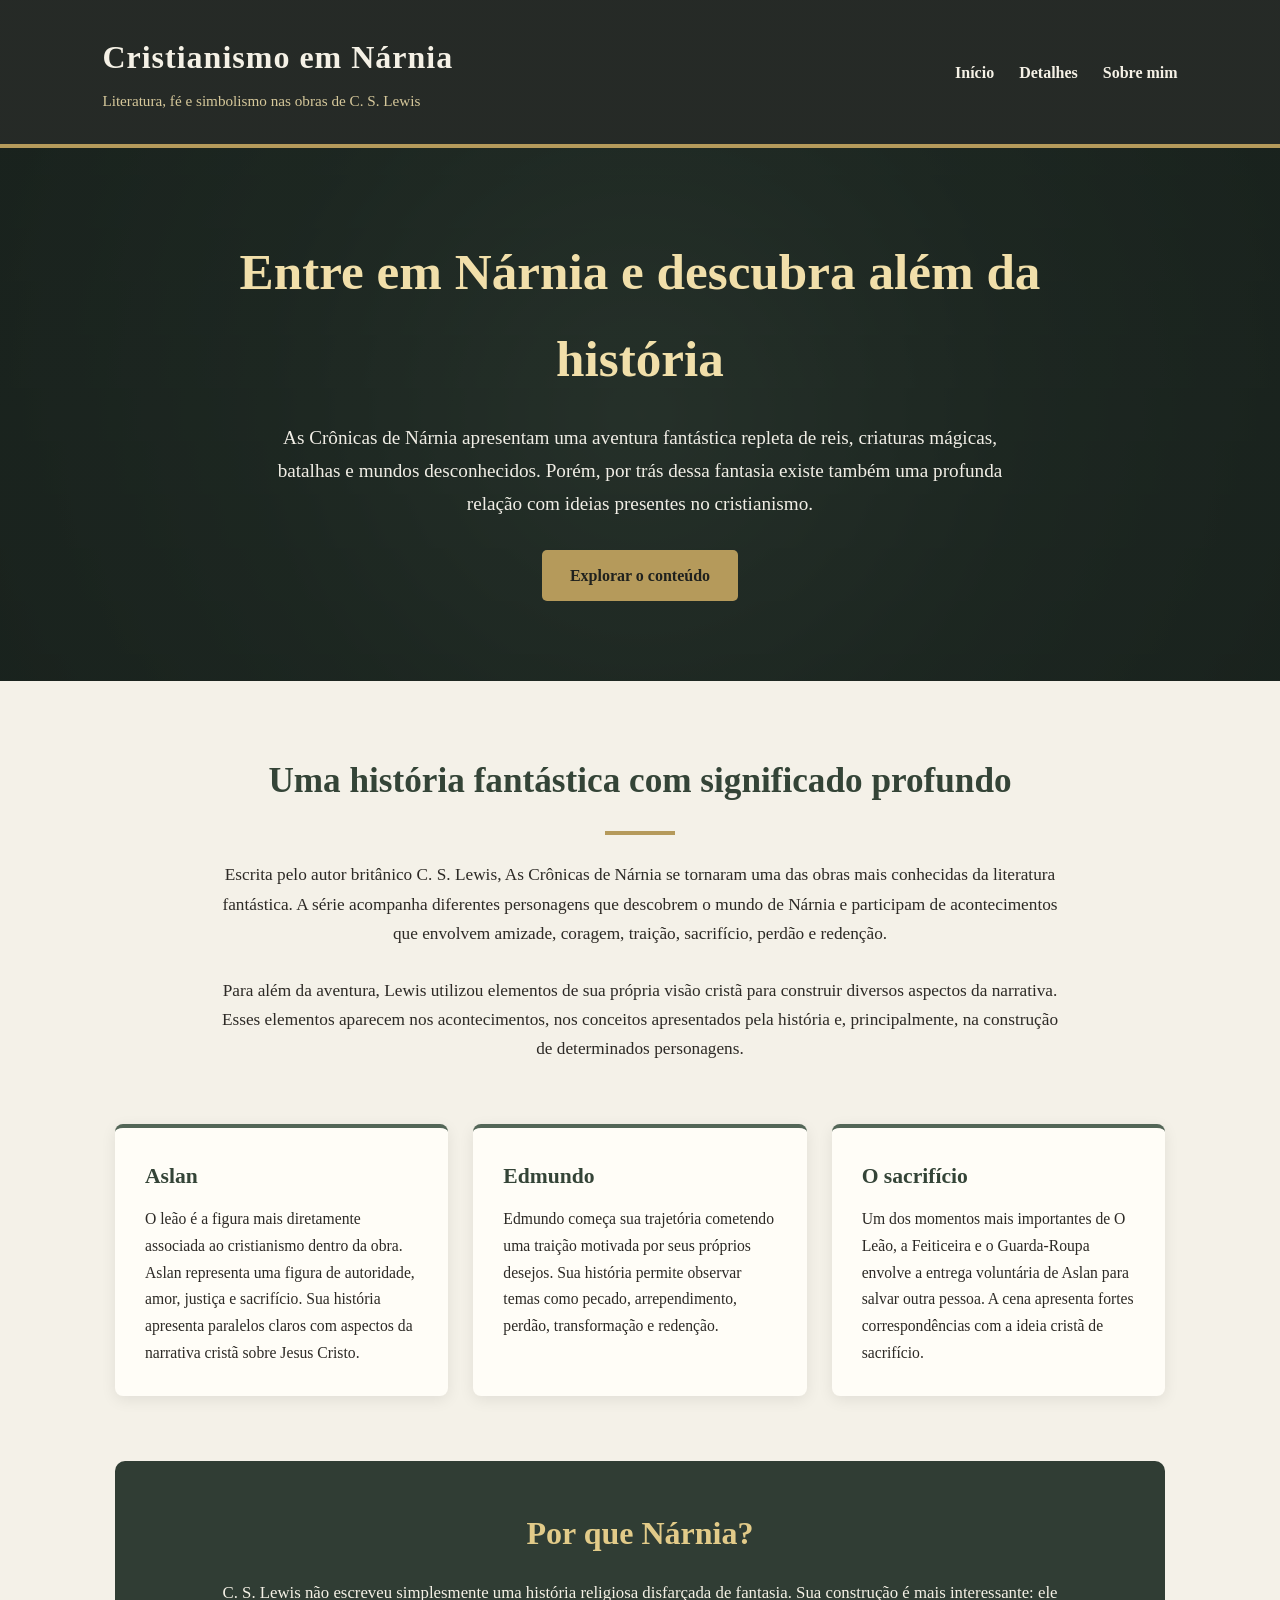
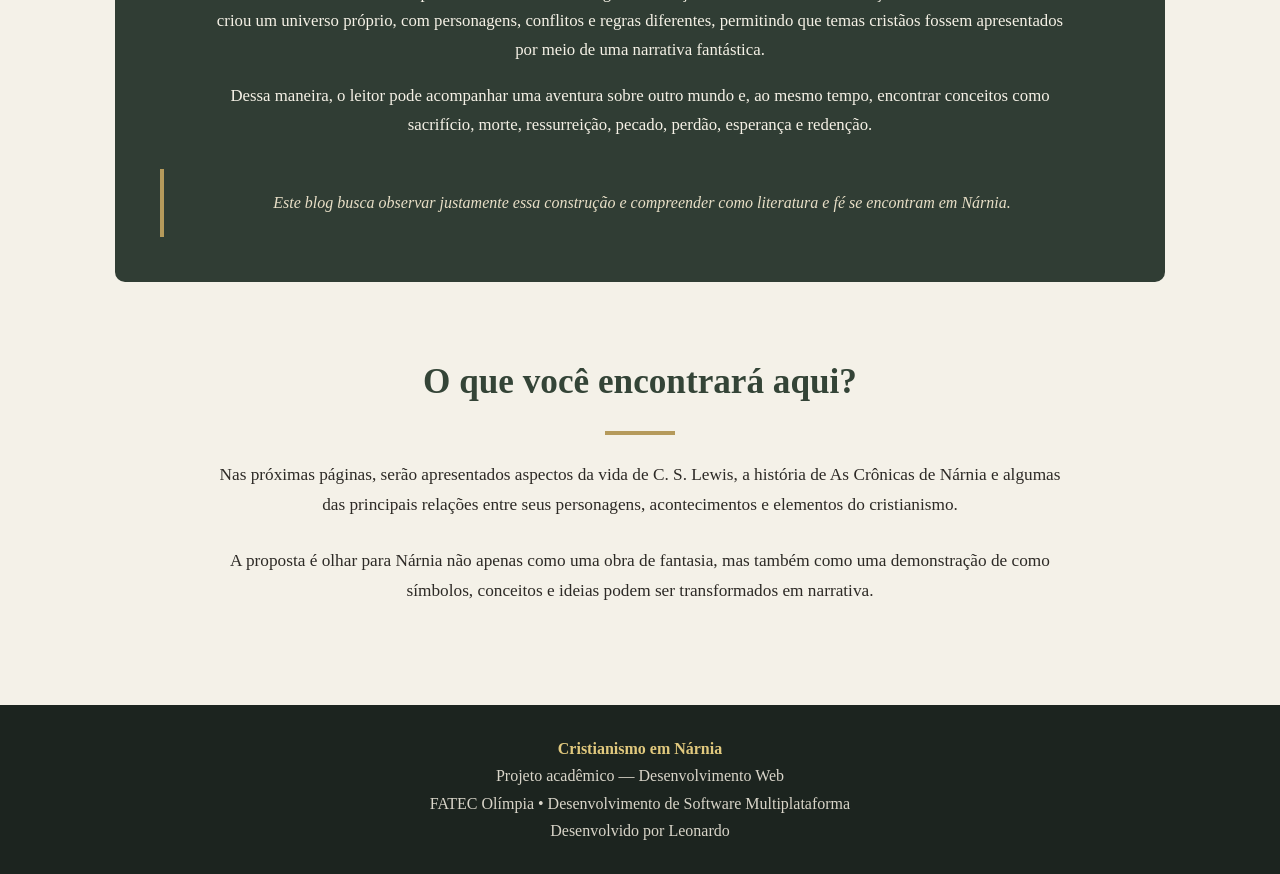
<file: Index.html>
<!DOCTYPE html>
<html lang="pt-BR">
<head>
    <meta charset="UTF-8">
    <meta name="viewport" content="width=device-width, initial-scale=1.0">

    <title>Cristianismo em Nárnia | As Crônicas de Nárnia</title>

    <style>
        * {
            margin: 0;
            padding: 0;
            box-sizing: border-box;
        }

        body {
            font-family: Georgia, "Times New Roman", serif;
            background-color: #f4f1e8;
            color: #2d2a26;
            line-height: 1.7;
        }

        header {
            background: linear-gradient(
                rgba(20, 25, 22, 0.92),
                rgba(20, 25, 22, 0.92)
            );
            color: #f5f1e6;
            padding: 30px 8%;
            border-bottom: 4px solid #b59a5b;
        }

        .topo {
            max-width: 1200px;
            margin: auto;
            display: flex;
            justify-content: space-between;
            align-items: center;
            gap: 30px;
        }

        .logo h1 {
            font-size: 2rem;
            letter-spacing: 1px;
        }

        .logo p {
            color: #d6c89b;
            font-size: 0.95rem;
            margin-top: 4px;
        }

        nav ul {
            list-style: none;
            display: flex;
            gap: 25px;
        }

        nav a {
            color: #f5f1e6;
            text-decoration: none;
            font-weight: bold;
            transition: 0.3s;
        }

        nav a:hover {
            color: #d6b86a;
        }

        .hero {
            min-height: 520px;
            display: flex;
            align-items: center;
            justify-content: center;
            text-align: center;
            padding: 80px 20px;
            background:
                linear-gradient(
                    rgba(26, 35, 30, 0.78),
                    rgba(26, 35, 30, 0.82)
                ),
                radial-gradient(
                    circle at center,
                    #536657 0%,
                    #27352d 55%,
                    #17201b 100%
                );
            color: white;
        }

        .hero-content {
            max-width: 850px;
        }

        .hero h2 {
            font-size: 3.2rem;
            margin-bottom: 20px;
            color: #f1dfaa;
        }

        .hero p {
            font-size: 1.2rem;
            max-width: 760px;
            margin: auto;
            color: #f1eee6;
        }

        .botao {
            display: inline-block;
            margin-top: 30px;
            padding: 12px 28px;
            background-color: #b59a5b;
            color: #1f211e;
            text-decoration: none;
            border-radius: 5px;
            font-weight: bold;
            transition: 0.3s;
        }

        .botao:hover {
            background-color: #d2b96e;
            transform: translateY(-2px);
        }

        main {
            max-width: 1100px;
            margin: 0 auto;
            padding: 70px 25px;
        }

        .introducao {
            text-align: center;
            margin-bottom: 60px;
        }

        .introducao h2 {
            font-size: 2.2rem;
            color: #344437;
            margin-bottom: 20px;
        }

        .introducao p {
            max-width: 850px;
            margin: auto;
            font-size: 1.08rem;
        }

        .linha {
            width: 70px;
            height: 4px;
            background-color: #b59a5b;
            margin: 18px auto 25px;
        }

        .cards {
            display: grid;
            grid-template-columns: repeat(3, 1fr);
            gap: 25px;
        }

        .card {
            background-color: #fffdf7;
            padding: 30px;
            border-radius: 8px;
            border-top: 4px solid #536657;
            box-shadow: 0 4px 15px rgba(0, 0, 0, 0.08);
        }

        .card h3 {
            color: #344437;
            margin-bottom: 12px;
            font-size: 1.35rem;
        }

        .card p {
            font-size: 0.98rem;
        }

        .destaque {
            margin-top: 65px;
            padding: 45px;
            background-color: #303d34;
            color: #f5f1e6;
            border-radius: 10px;
            text-align: center;
        }

        .destaque h2 {
            color: #e2cb89;
            margin-bottom: 18px;
            font-size: 2rem;
        }

        .destaque p {
            max-width: 850px;
            margin: auto;
            font-size: 1.05rem;
        }

        .citacao {
            margin-top: 30px;
            padding: 20px;
            border-left: 4px solid #b59a5b;
            font-style: italic;
            color: #e8dfc7;
        }

        footer {
            background-color: #1c241f;
            color: #d9d5c9;
            text-align: center;
            padding: 30px 20px;
            margin-top: 30px;
        }

        footer strong {
            color: #e1c97e;
        }

        @media (max-width: 800px) {
            .topo {
                flex-direction: column;
                text-align: center;
            }

            nav ul {
                flex-wrap: wrap;
                justify-content: center;
            }

            .hero h2 {
                font-size: 2.4rem;
            }

            .cards {
                grid-template-columns: 1fr;
            }
        }

        @media (max-width: 500px) {
            .hero {
                min-height: 450px;
                padding: 50px 20px;
            }

            .hero h2 {
                font-size: 2rem;
            }

            .hero p {
                font-size: 1rem;
            }

            .destaque {
                padding: 30px 20px;
            }
        }
    </style>
</head>

<body>

    <header>
        <div class="topo">

            <div class="logo">
                <h1>Cristianismo em Nárnia</h1>
                <p>Literatura, fé e simbolismo nas obras de C. S. Lewis</p>
            </div>

            <nav>
                <ul>
                    <li><a href="index.html">Início</a></li>
                    <li><a href="detalhes.html">Detalhes</a></li>
                    <li><a href="contato.html">Sobre mim</a></li>
                </ul>
            </nav>

        </div>
    </header>


    <section class="hero">

        <div class="hero-content">

            <h2>Entre em Nárnia e descubra além da história</h2>

            <p>
                As Crônicas de Nárnia apresentam uma aventura fantástica
                repleta de reis, criaturas mágicas, batalhas e mundos
                desconhecidos. Porém, por trás dessa fantasia existe também
                uma profunda relação com ideias presentes no cristianismo.
            </p>

            <a href="detalhes.html" class="botao">
                Explorar o conteúdo
            </a>

        </div>

    </section>


    <main>

        <section class="introducao">

            <h2>Uma história fantástica com significado profundo</h2>

            <div class="linha"></div>

            <p>
                Escrita pelo autor britânico C. S. Lewis, As Crônicas de
                Nárnia se tornaram uma das obras mais conhecidas da literatura
                fantástica. A série acompanha diferentes personagens que
                descobrem o mundo de Nárnia e participam de acontecimentos
                que envolvem amizade, coragem, traição, sacrifício, perdão
                e redenção.
            </p>

            <br>

            <p>
                Para além da aventura, Lewis utilizou elementos de sua própria
                visão cristã para construir diversos aspectos da narrativa.
                Esses elementos aparecem nos acontecimentos, nos conceitos
                apresentados pela história e, principalmente, na construção
                de determinados personagens.
            </p>

        </section>


        <section class="cards">

            <article class="card">

                <h3>Aslan</h3>

                <p>
                    O leão é a figura mais diretamente associada ao
                    cristianismo dentro da obra. Aslan representa uma figura
                    de autoridade, amor, justiça e sacrifício. Sua história
                    apresenta paralelos claros com aspectos da narrativa
                    cristã sobre Jesus Cristo.
                </p>

            </article>


            <article class="card">

                <h3>Edmundo</h3>

                <p>
                    Edmundo começa sua trajetória cometendo uma traição
                    motivada por seus próprios desejos. Sua história permite
                    observar temas como pecado, arrependimento, perdão,
                    transformação e redenção.
                </p>

            </article>


            <article class="card">

                <h3>O sacrifício</h3>

                <p>
                    Um dos momentos mais importantes de O Leão, a Feiticeira
                    e o Guarda-Roupa envolve a entrega voluntária de Aslan
                    para salvar outra pessoa. A cena apresenta fortes
                    correspondências com a ideia cristã de sacrifício.
                </p>

            </article>

        </section>


        <section class="destaque">

            <h2>Por que Nárnia?</h2>

            <p>
                C. S. Lewis não escreveu simplesmente uma história religiosa
                disfarçada de fantasia. Sua construção é mais interessante:
                ele criou um universo próprio, com personagens, conflitos
                e regras diferentes, permitindo que temas cristãos fossem
                apresentados por meio de uma narrativa fantástica.
            </p>

            <p style="margin-top: 18px;">
                Dessa maneira, o leitor pode acompanhar uma aventura sobre
                outro mundo e, ao mesmo tempo, encontrar conceitos como
                sacrifício, morte, ressurreição, pecado, perdão, esperança
                e redenção.
            </p>

            <div class="citacao">
                Este blog busca observar justamente essa construção e
                compreender como literatura e fé se encontram em Nárnia.
            </div>

        </section>


        <section class="introducao" style="margin-top: 70px; margin-bottom: 0;">

            <h2>O que você encontrará aqui?</h2>

            <div class="linha"></div>

            <p>
                Nas próximas páginas, serão apresentados aspectos da vida
                de C. S. Lewis, a história de As Crônicas de Nárnia e
                algumas das principais relações entre seus personagens,
                acontecimentos e elementos do cristianismo.
            </p>

            <br>

            <p>
                A proposta é olhar para Nárnia não apenas como uma obra de
                fantasia, mas também como uma demonstração de como símbolos,
                conceitos e ideias podem ser transformados em narrativa.
            </p>

        </section>

    </main>


    <footer>

        <p>
            <strong>Cristianismo em Nárnia</strong>
        </p>

        <p>
            Projeto acadêmico — Desenvolvimento Web
        </p>

        <p>
            FATEC Olímpia • Desenvolvimento de Software Multiplataforma
        </p>

        <p>
            Desenvolvido por Leonardo
        </p>

    </footer>

</body>
</html>
</file>
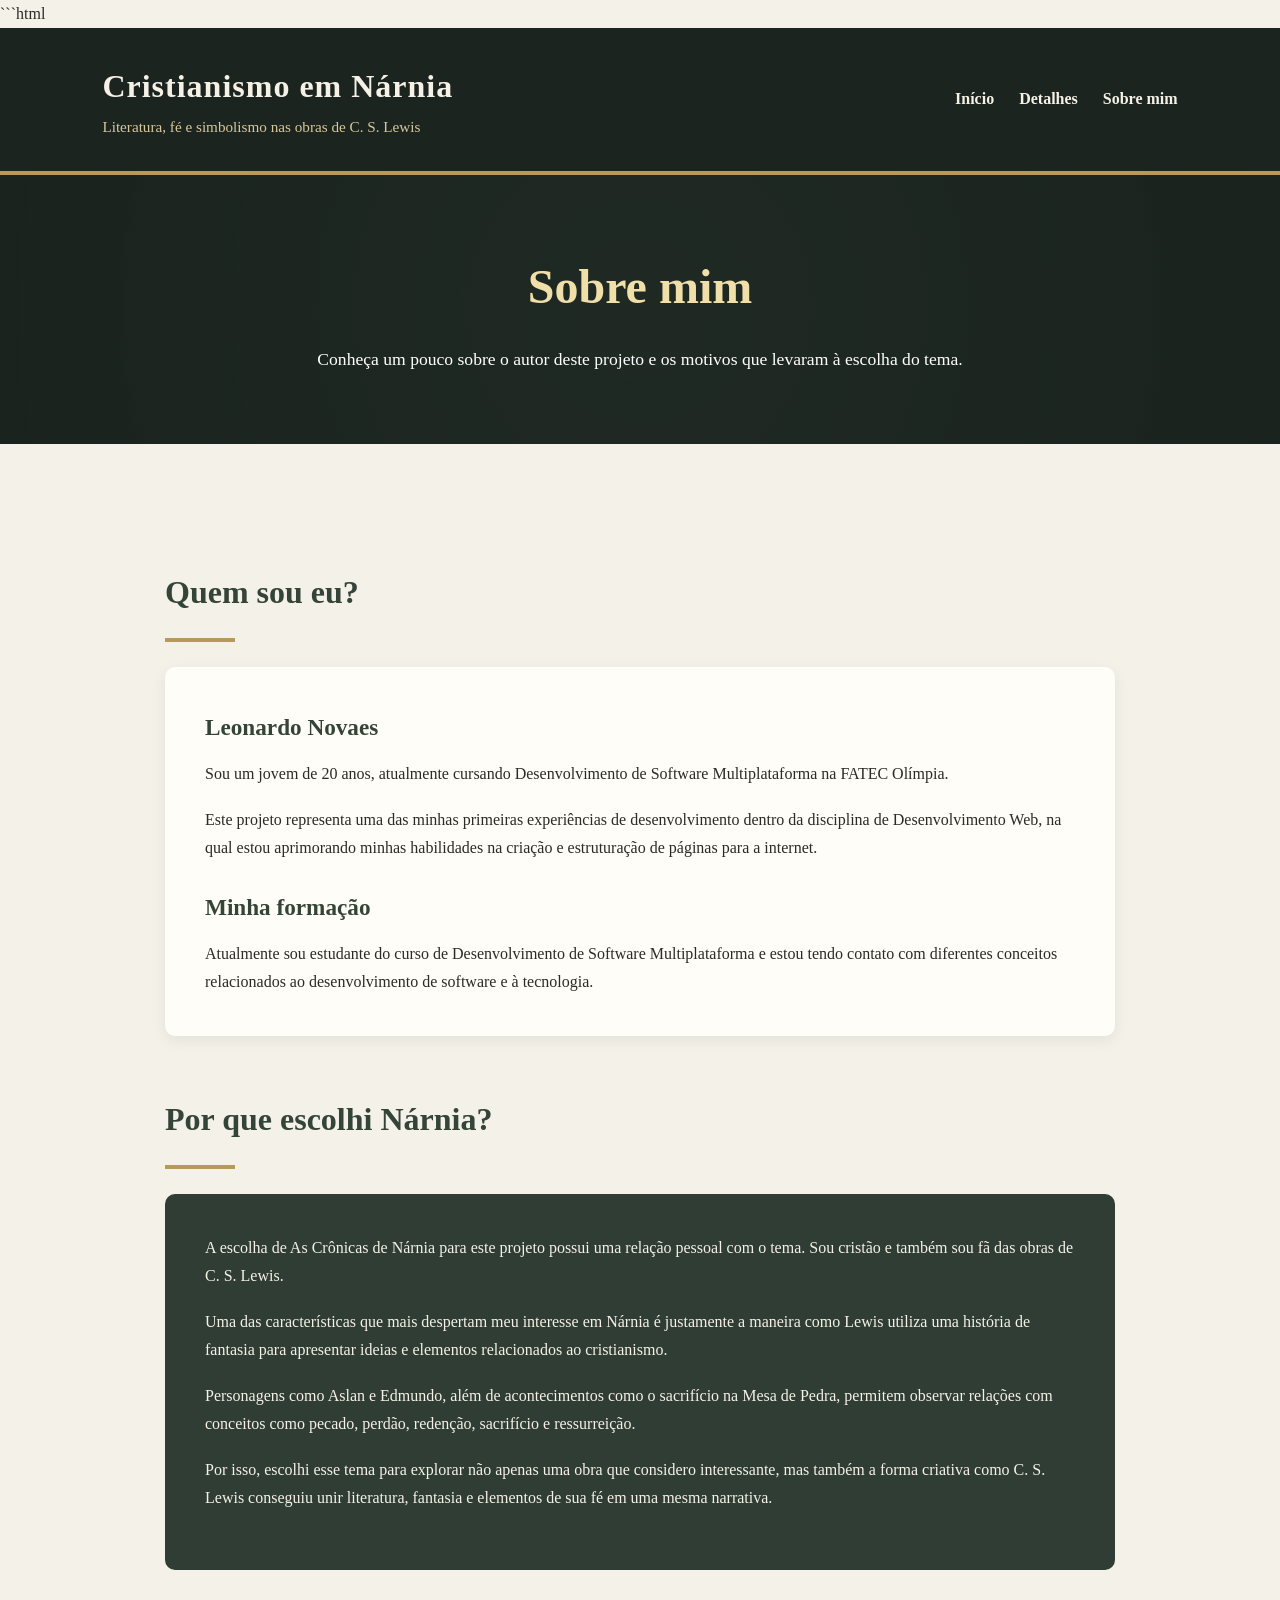
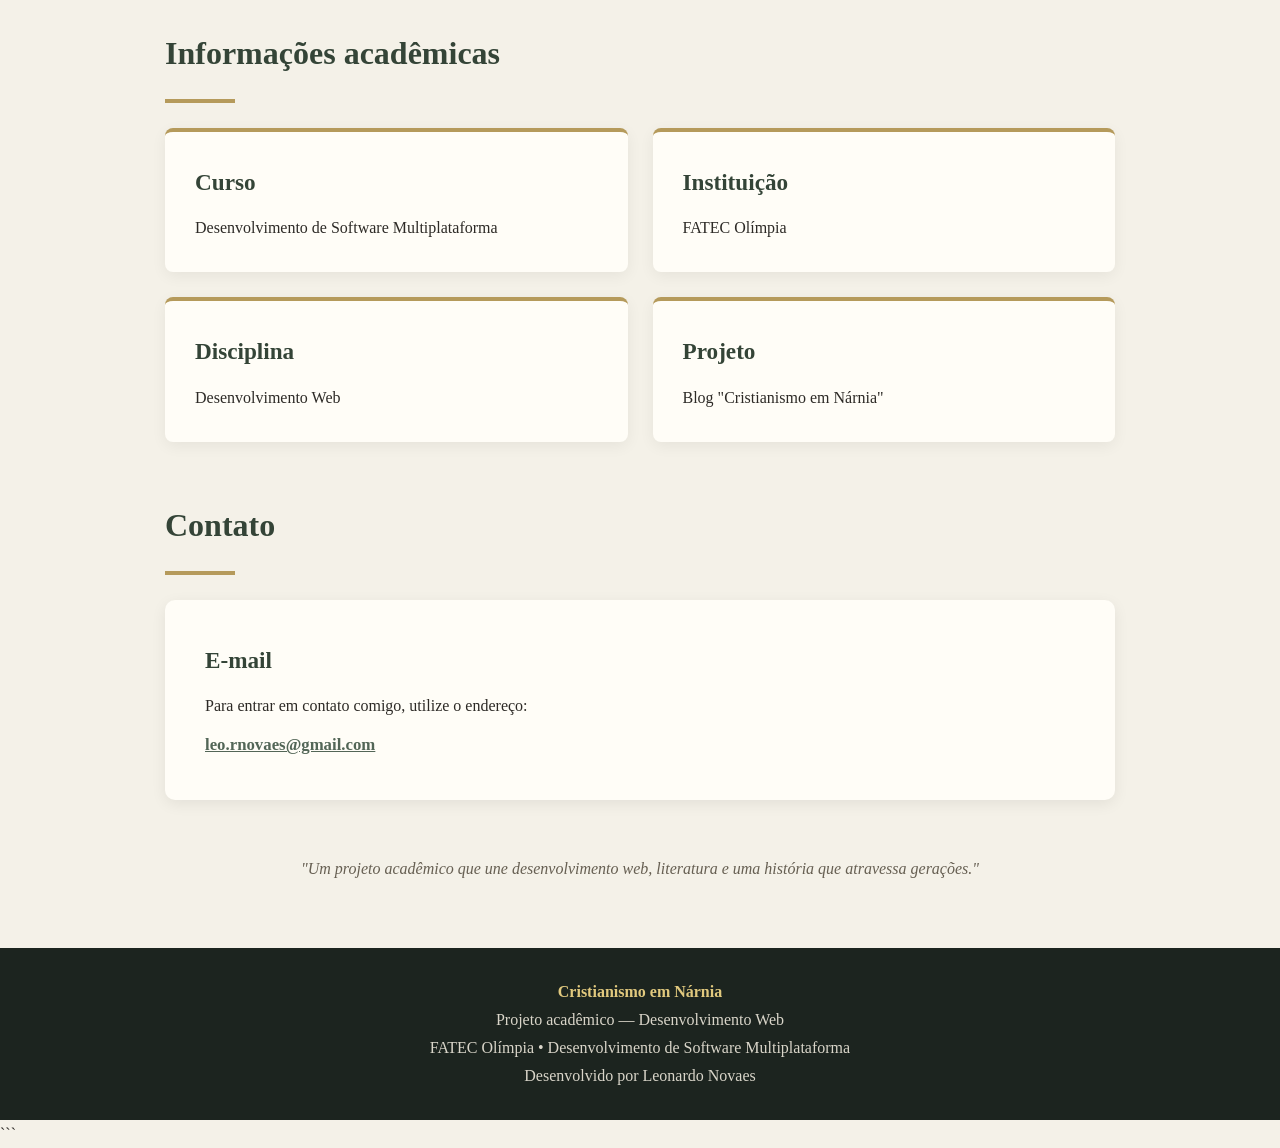
<file: Contato.html>
```html
<!DOCTYPE html>
<html lang="pt-BR">
<head>
    <meta charset="UTF-8">
    <meta name="viewport" content="width=device-width, initial-scale=1.0">

    <title>Sobre Mim | Cristianismo em Nárnia</title>

    <style>
        * {
            margin: 0;
            padding: 0;
            box-sizing: border-box;
        }

        body {
            font-family: Georgia, "Times New Roman", serif;
            background-color: #f4f1e8;
            color: #2d2a26;
            line-height: 1.75;
        }

        header {
            background-color: #1c241f;
            color: #f5f1e6;
            padding: 30px 8%;
            border-bottom: 4px solid #b59a5b;
        }

        .topo {
            max-width: 1200px;
            margin: auto;
            display: flex;
            justify-content: space-between;
            align-items: center;
            gap: 30px;
        }

        .logo h1 {
            font-size: 2rem;
            letter-spacing: 1px;
        }

        .logo p {
            color: #d6c89b;
            font-size: 0.95rem;
        }

        nav ul {
            list-style: none;
            display: flex;
            gap: 25px;
        }

        nav a {
            color: #f5f1e6;
            text-decoration: none;
            font-weight: bold;
            transition: 0.3s;
        }

        nav a:hover {
            color: #d6b86a;
        }

        .titulo {
            background:
                linear-gradient(
                    rgba(26, 35, 30, 0.9),
                    rgba(26, 35, 30, 0.9)
                ),
                radial-gradient(
                    circle,
                    #536657,
                    #17201b
                );

            color: white;
            text-align: center;
            padding: 70px 20px;
        }

        .titulo h2 {
            font-size: 3rem;
            color: #f1dfaa;
            margin-bottom: 15px;
        }

        .titulo p {
            max-width: 750px;
            margin: auto;
            font-size: 1.1rem;
        }

        main {
            max-width: 1000px;
            margin: auto;
            padding: 65px 25px;
        }

        section {
            margin-bottom: 55px;
        }

        h2 {
            color: #344437;
            font-size: 2rem;
            margin-bottom: 18px;
        }

        h3 {
            color: #536657;
            font-size: 1.45rem;
            margin-bottom: 12px;
        }

        .linha {
            width: 70px;
            height: 4px;
            background-color: #b59a5b;
            margin-bottom: 25px;
        }

        .sobre {
            background-color: #fffdf7;
            padding: 40px;
            border-radius: 10px;
            box-shadow: 0 4px 15px rgba(0, 0, 0, 0.07);
        }

        .sobre h3 {
            color: #344437;
            margin-top: 25px;
        }

        .sobre h3:first-child {
            margin-top: 0;
        }

        .contato {
            display: grid;
            grid-template-columns: 1fr 1fr;
            gap: 25px;
        }

        .cartao {
            background-color: #fffdf7;
            padding: 30px;
            border-radius: 8px;
            border-top: 4px solid #b59a5b;
            box-shadow: 0 4px 15px rgba(0, 0, 0, 0.06);
        }

        .cartao h3 {
            color: #344437;
        }

        .email {
            color: #536657;
            font-weight: bold;
            font-size: 1.05rem;
            word-break: break-word;
        }

        .projeto {
            background-color: #303d34;
            color: #f5f1e6;
            padding: 40px;
            border-radius: 10px;
        }

        .projeto h2 {
            color: #e2cb89;
        }

        .projeto p {
            margin-bottom: 18px;
        }

        .assinatura {
            text-align: center;
            margin-top: 50px;
            font-style: italic;
            color: #665f52;
        }

        footer {
            background-color: #1c241f;
            color: #d9d5c9;
            text-align: center;
            padding: 30px 20px;
        }

        footer strong {
            color: #e1c97e;
        }

        @media (max-width: 800px) {

            .topo {
                flex-direction: column;
                text-align: center;
            }

            nav ul {
                flex-wrap: wrap;
                justify-content: center;
            }

            .titulo h2 {
                font-size: 2.3rem;
            }

            .contato {
                grid-template-columns: 1fr;
            }
        }

        @media (max-width: 500px) {

            .titulo {
                padding: 50px 20px;
            }

            .titulo h2 {
                font-size: 2rem;
            }

            .sobre,
            .cartao,
            .projeto {
                padding: 25px;
            }
        }
    </style>
</head>

<body>

    <header>

        <div class="topo">

            <div class="logo">
                <h1>Cristianismo em Nárnia</h1>
                <p>Literatura, fé e simbolismo nas obras de C. S. Lewis</p>
            </div>

            <nav>
                <ul>
                    <li><a href="index.html">Início</a></li>
                    <li><a href="detalhes.html">Detalhes</a></li>
                    <li><a href="contato.html">Sobre mim</a></li>
                </ul>
            </nav>

        </div>

    </header>


    <section class="titulo">

        <h2>Sobre mim</h2>

        <p>
            Conheça um pouco sobre o autor deste projeto e os motivos
            que levaram à escolha do tema.
        </p>

    </section>


    <main>

        <section>

            <h2>Quem sou eu?</h2>

            <div class="linha"></div>

            <div class="sobre">

                <h3>Leonardo Novaes</h3>

                <p>
                    Sou um jovem de 20 anos, atualmente cursando
                    Desenvolvimento de Software Multiplataforma na FATEC
                    Olímpia.
                </p>

                <p style="margin-top: 18px;">
                    Este projeto representa uma das minhas primeiras
                    experiências de desenvolvimento dentro da disciplina
                    de Desenvolvimento Web, na qual estou aprimorando minhas
                    habilidades na criação e estruturação de páginas para a
                    internet.
                </p>

                <h3>Minha formação</h3>

                <p>
                    Atualmente sou estudante do curso de Desenvolvimento de
                    Software Multiplataforma e estou tendo contato com
                    diferentes conceitos relacionados ao desenvolvimento
                    de software e à tecnologia.
                </p>

            </div>

        </section>


        <section>

            <h2>Por que escolhi Nárnia?</h2>

            <div class="linha"></div>

            <div class="projeto">

                <p>
                    A escolha de As Crônicas de Nárnia para este projeto
                    possui uma relação pessoal com o tema. Sou cristão e
                    também sou fã das obras de C. S. Lewis.
                </p>

                <p>
                    Uma das características que mais despertam meu interesse
                    em Nárnia é justamente a maneira como Lewis utiliza uma
                    história de fantasia para apresentar ideias e elementos
                    relacionados ao cristianismo.
                </p>

                <p>
                    Personagens como Aslan e Edmundo, além de acontecimentos
                    como o sacrifício na Mesa de Pedra, permitem observar
                    relações com conceitos como pecado, perdão, redenção,
                    sacrifício e ressurreição.
                </p>

                <p>
                    Por isso, escolhi esse tema para explorar não apenas
                    uma obra que considero interessante, mas também a forma
                    criativa como C. S. Lewis conseguiu unir literatura,
                    fantasia e elementos de sua fé em uma mesma narrativa.
                </p>

            </div>

        </section>


        <section>

            <h2>Informações acadêmicas</h2>

            <div class="linha"></div>

            <div class="contato">

                <div class="cartao">

                    <h3>Curso</h3>

                    <p>
                        Desenvolvimento de Software Multiplataforma
                    </p>

                </div>


                <div class="cartao">

                    <h3>Instituição</h3>

                    <p>
                        FATEC Olímpia
                    </p>

                </div>


                <div class="cartao">

                    <h3>Disciplina</h3>

                    <p>
                        Desenvolvimento Web
                    </p>

                </div>


                <div class="cartao">

                    <h3>Projeto</h3>

                    <p>
                        Blog "Cristianismo em Nárnia"
                    </p>

                </div>

            </div>

        </section>


        <section>

            <h2>Contato</h2>

            <div class="linha"></div>

            <div class="sobre">

                <h3>E-mail</h3>

                <p>
                    Para entrar em contato comigo, utilize o endereço:
                </p>

                <p style="margin-top: 10px;">
                    <a
                        href="mailto:leo.rnovaes@gmail.com"
                        class="email"
                    >
                        leo.rnovaes@gmail.com
                    </a>
                </p>

            </div>

        </section>


        <p class="assinatura">
            "Um projeto acadêmico que une desenvolvimento web,
            literatura e uma história que atravessa gerações."
        </p>

    </main>


    <footer>

        <p>
            <strong>Cristianismo em Nárnia</strong>
        </p>

        <p>
            Projeto acadêmico — Desenvolvimento Web
        </p>

        <p>
            FATEC Olímpia • Desenvolvimento de Software Multiplataforma
        </p>

        <p>
            Desenvolvido por Leonardo Novaes
        </p>

    </footer>

</body>
</html>
```
</file>
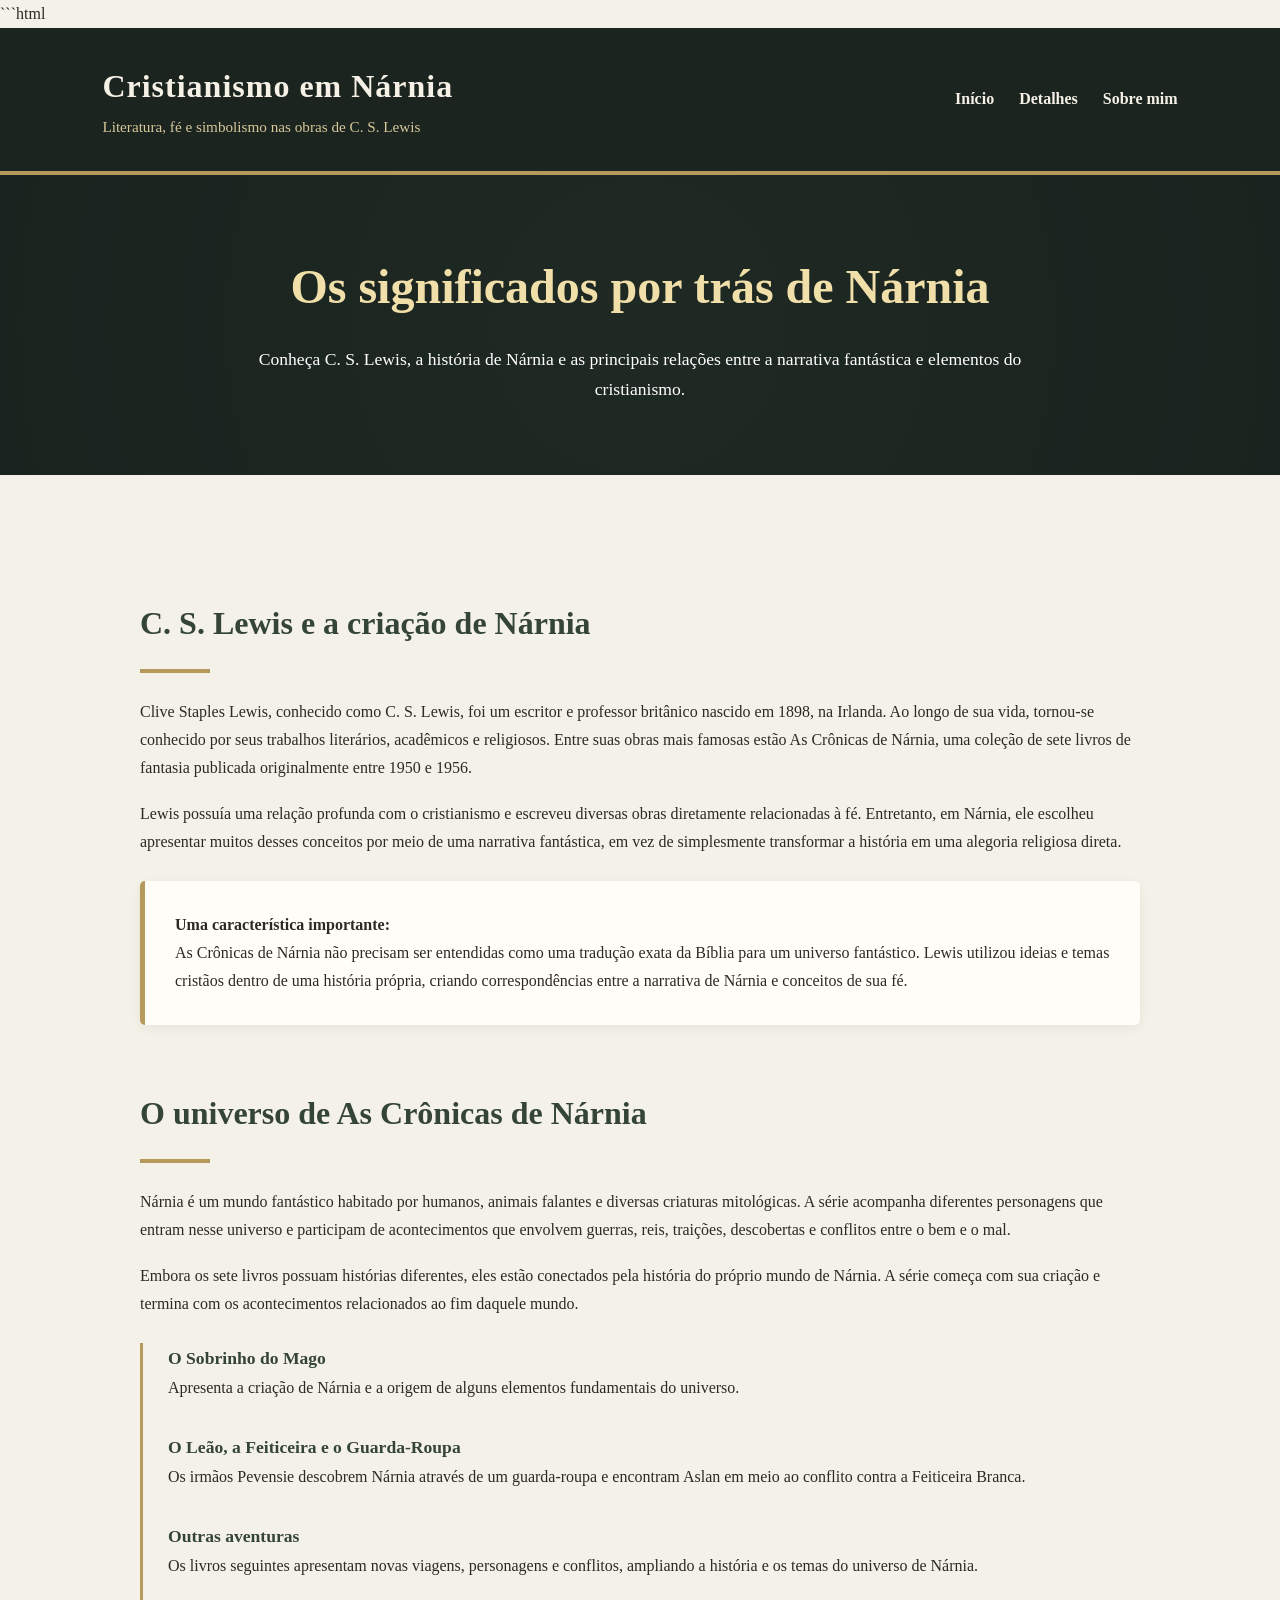
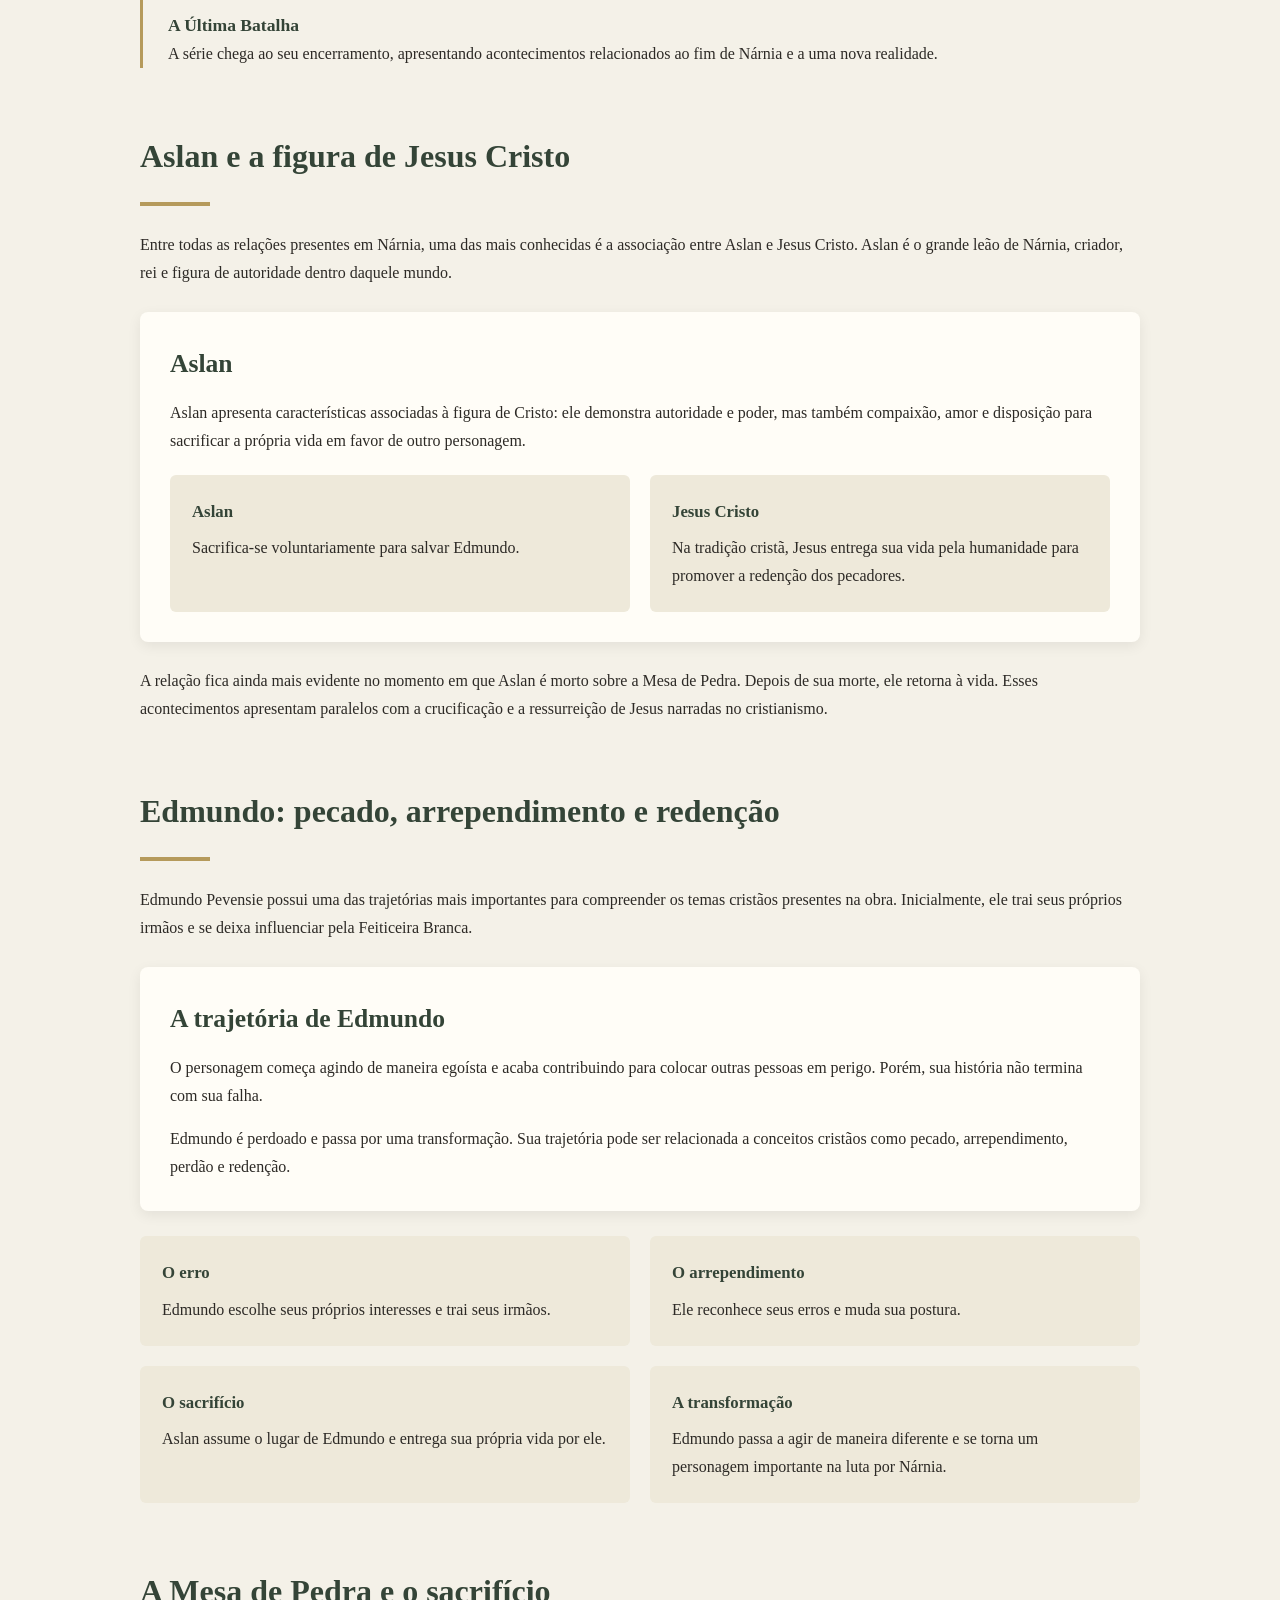
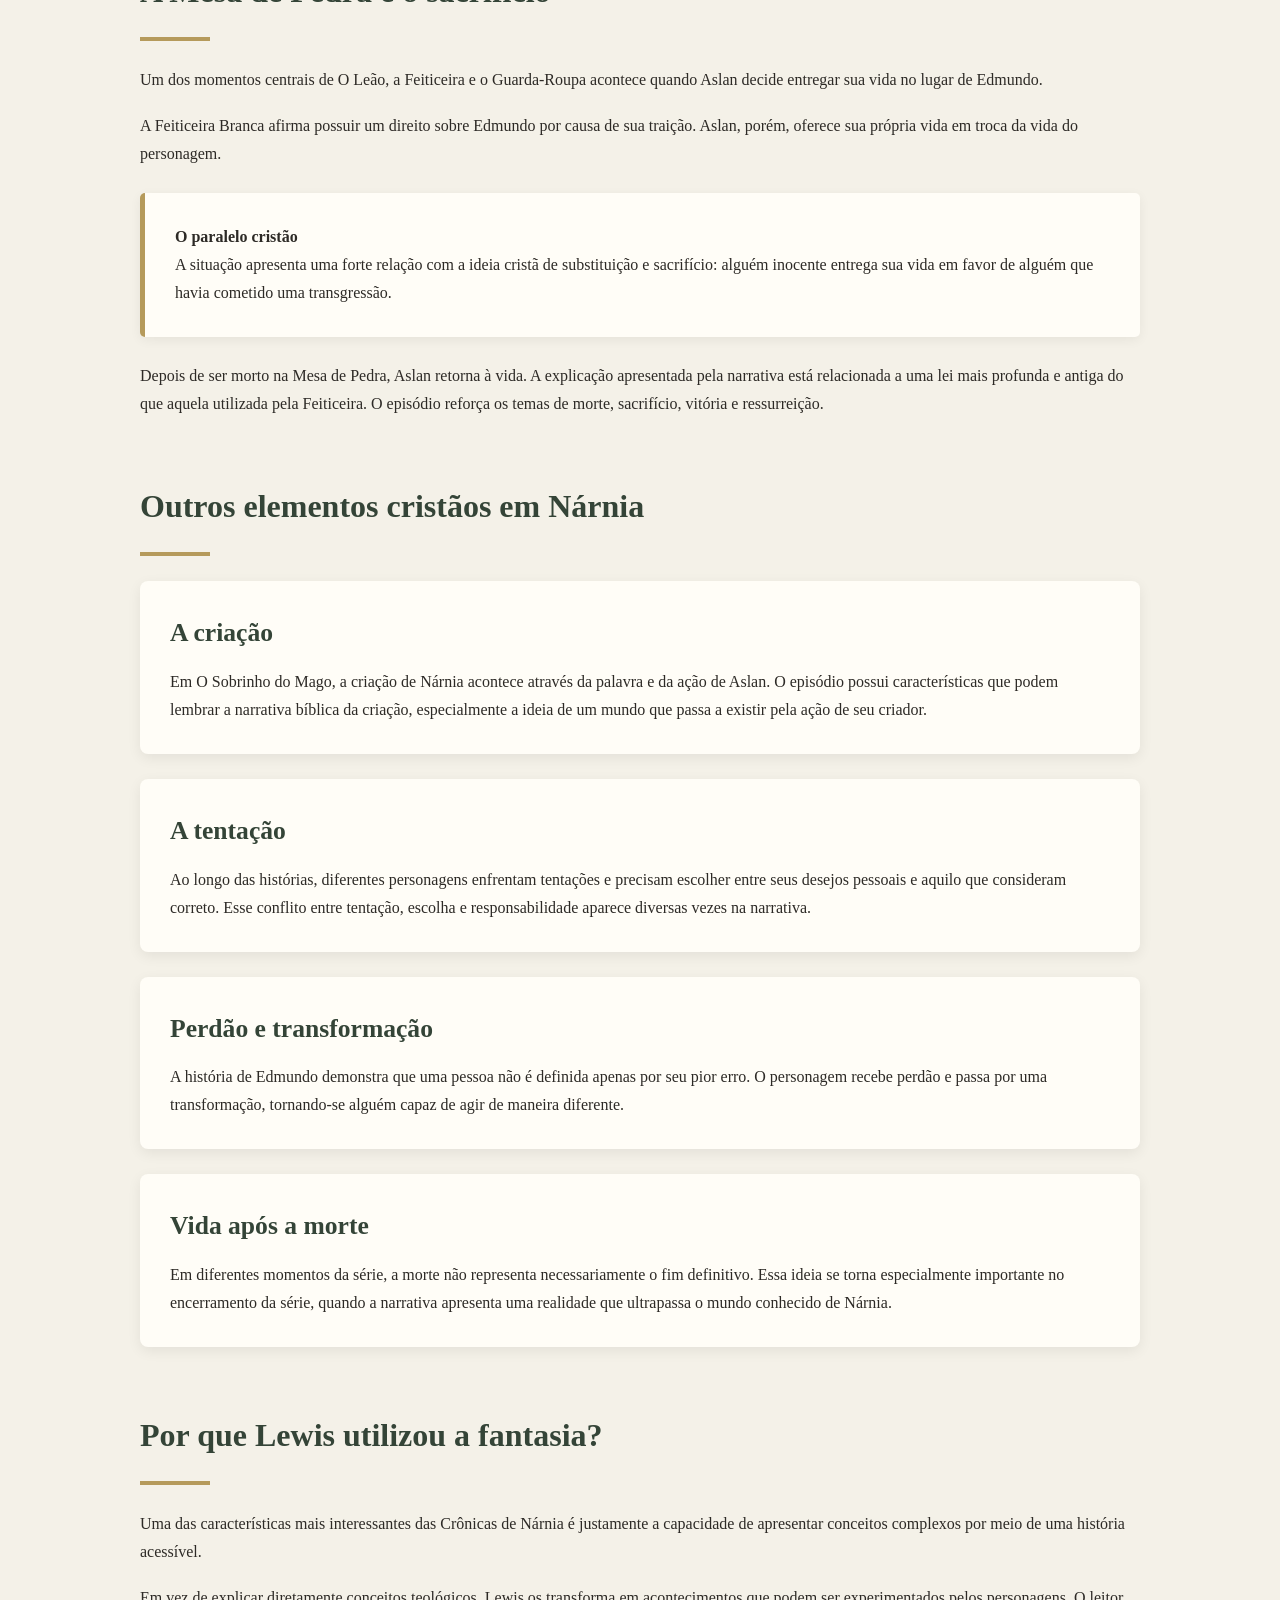
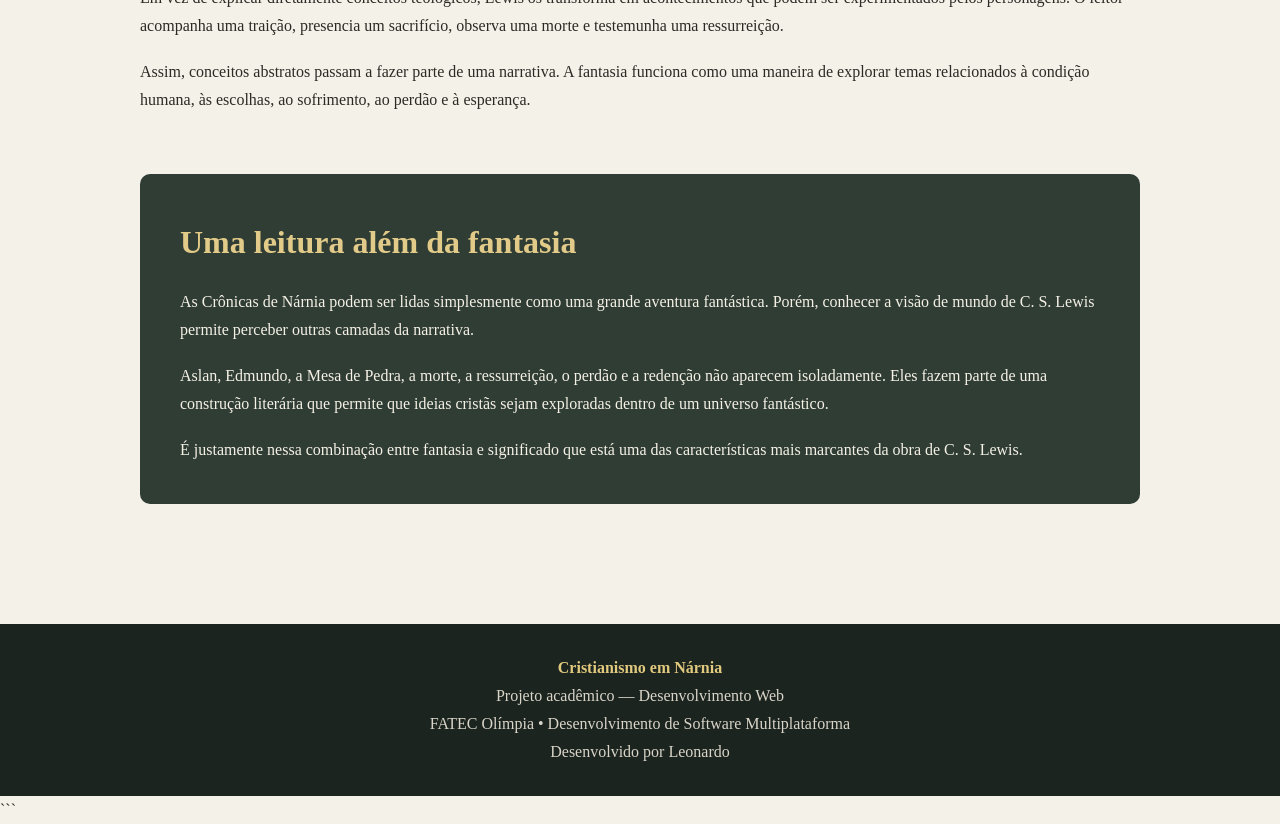
<file: Detalhes.html>
```html
<!DOCTYPE html>
<html lang="pt-BR">
<head>
    <meta charset="UTF-8">
    <meta name="viewport" content="width=device-width, initial-scale=1.0">

    <title>Detalhes | Cristianismo em Nárnia</title>

    <style>
        * {
            margin: 0;
            padding: 0;
            box-sizing: border-box;
        }

        body {
            font-family: Georgia, "Times New Roman", serif;
            background-color: #f4f1e8;
            color: #2d2a26;
            line-height: 1.75;
        }

        header {
            background-color: #1c241f;
            color: #f5f1e6;
            padding: 30px 8%;
            border-bottom: 4px solid #b59a5b;
        }

        .topo {
            max-width: 1200px;
            margin: auto;
            display: flex;
            justify-content: space-between;
            align-items: center;
            gap: 30px;
        }

        .logo h1 {
            font-size: 2rem;
            letter-spacing: 1px;
        }

        .logo p {
            color: #d6c89b;
            font-size: 0.95rem;
        }

        nav ul {
            list-style: none;
            display: flex;
            gap: 25px;
        }

        nav a {
            color: #f5f1e6;
            text-decoration: none;
            font-weight: bold;
            transition: 0.3s;
        }

        nav a:hover {
            color: #d6b86a;
        }

        .titulo {
            background:
                linear-gradient(
                    rgba(26, 35, 30, 0.9),
                    rgba(26, 35, 30, 0.9)
                ),
                radial-gradient(
                    circle,
                    #536657,
                    #17201b
                );

            color: white;
            text-align: center;
            padding: 70px 20px;
        }

        .titulo h2 {
            font-size: 3rem;
            color: #f1dfaa;
            margin-bottom: 15px;
        }

        .titulo p {
            max-width: 800px;
            margin: auto;
            font-size: 1.1rem;
        }

        main {
            max-width: 1050px;
            margin: auto;
            padding: 60px 25px;
        }

        section {
            margin-bottom: 60px;
        }

        h2 {
            color: #344437;
            font-size: 2rem;
            margin-bottom: 18px;
        }

        h3 {
            color: #536657;
            font-size: 1.5rem;
            margin: 30px 0 12px;
        }

        .linha {
            width: 70px;
            height: 4px;
            background-color: #b59a5b;
            margin-bottom: 25px;
        }

        .caixa {
            background-color: #fffdf7;
            padding: 30px;
            margin: 25px 0;
            border-left: 5px solid #b59a5b;
            border-radius: 5px;
            box-shadow: 0 3px 12px rgba(0, 0, 0, 0.06);
        }

        .personagem {
            background-color: #fffdf7;
            padding: 30px;
            margin: 25px 0;
            border-radius: 8px;
            box-shadow: 0 4px 14px rgba(0, 0, 0, 0.07);
        }

        .personagem h3 {
            margin-top: 0;
            color: #344437;
            font-size: 1.6rem;
        }

        .relacao {
            display: grid;
            grid-template-columns: 1fr 1fr;
            gap: 20px;
            margin-top: 20px;
        }

        .relacao div {
            padding: 22px;
            background-color: #eee9da;
            border-radius: 6px;
        }

        .relacao strong {
            color: #344437;
            display: block;
            margin-bottom: 8px;
            font-size: 1.05rem;
        }

        .linha-do-tempo {
            border-left: 3px solid #b59a5b;
            padding-left: 25px;
            margin-top: 25px;
        }

        .evento {
            margin-bottom: 30px;
        }

        .evento strong {
            color: #344437;
            font-size: 1.1rem;
        }

        .conclusao {
            background-color: #303d34;
            color: #f5f1e6;
            padding: 40px;
            border-radius: 10px;
        }

        .conclusao h2 {
            color: #e2cb89;
        }

        footer {
            background-color: #1c241f;
            color: #d9d5c9;
            text-align: center;
            padding: 30px 20px;
        }

        footer strong {
            color: #e1c97e;
        }

        @media (max-width: 800px) {

            .topo {
                flex-direction: column;
                text-align: center;
            }

            nav ul {
                flex-wrap: wrap;
                justify-content: center;
            }

            .titulo h2 {
                font-size: 2.3rem;
            }

            .relacao {
                grid-template-columns: 1fr;
            }
        }

        @media (max-width: 500px) {

            .titulo {
                padding: 50px 20px;
            }

            .titulo h2 {
                font-size: 2rem;
            }

            .caixa,
            .personagem,
            .conclusao {
                padding: 22px;
            }
        }
    </style>
</head>

<body>

    <header>

        <div class="topo">

            <div class="logo">
                <h1>Cristianismo em Nárnia</h1>
                <p>Literatura, fé e simbolismo nas obras de C. S. Lewis</p>
            </div>

            <nav>
                <ul>
                    <li><a href="index.html">Início</a></li>
                    <li><a href="detalhes.html">Detalhes</a></li>
                    <li><a href="contato.html">Sobre mim</a></li>
                </ul>
            </nav>

        </div>

    </header>


    <section class="titulo">

        <h2>Os significados por trás de Nárnia</h2>

        <p>
            Conheça C. S. Lewis, a história de Nárnia e as principais
            relações entre a narrativa fantástica e elementos do
            cristianismo.
        </p>

    </section>


    <main>

        <section>

            <h2>C. S. Lewis e a criação de Nárnia</h2>

            <div class="linha"></div>

            <p>
                Clive Staples Lewis, conhecido como C. S. Lewis, foi um
                escritor e professor britânico nascido em 1898, na Irlanda.
                Ao longo de sua vida, tornou-se conhecido por seus trabalhos
                literários, acadêmicos e religiosos. Entre suas obras mais
                famosas estão As Crônicas de Nárnia, uma coleção de sete
                livros de fantasia publicada originalmente entre 1950 e 1956.
            </p>

            <p style="margin-top: 18px;">
                Lewis possuía uma relação profunda com o cristianismo e
                escreveu diversas obras diretamente relacionadas à fé.
                Entretanto, em Nárnia, ele escolheu apresentar muitos desses
                conceitos por meio de uma narrativa fantástica, em vez de
                simplesmente transformar a história em uma alegoria religiosa
                direta.
            </p>

            <div class="caixa">

                <strong>Uma característica importante:</strong>

                <p>
                    As Crônicas de Nárnia não precisam ser entendidas como
                    uma tradução exata da Bíblia para um universo fantástico.
                    Lewis utilizou ideias e temas cristãos dentro de uma
                    história própria, criando correspondências entre a
                    narrativa de Nárnia e conceitos de sua fé.
                </p>

            </div>

        </section>


        <section>

            <h2>O universo de As Crônicas de Nárnia</h2>

            <div class="linha"></div>

            <p>
                Nárnia é um mundo fantástico habitado por humanos, animais
                falantes e diversas criaturas mitológicas. A série acompanha
                diferentes personagens que entram nesse universo e participam
                de acontecimentos que envolvem guerras, reis, traições,
                descobertas e conflitos entre o bem e o mal.
            </p>

            <p style="margin-top: 18px;">
                Embora os sete livros possuam histórias diferentes, eles
                estão conectados pela história do próprio mundo de Nárnia.
                A série começa com sua criação e termina com os acontecimentos
                relacionados ao fim daquele mundo.
            </p>

            <div class="linha-do-tempo">

                <div class="evento">
                    <strong>O Sobrinho do Mago</strong>
                    <p>
                        Apresenta a criação de Nárnia e a origem de alguns
                        elementos fundamentais do universo.
                    </p>
                </div>

                <div class="evento">
                    <strong>O Leão, a Feiticeira e o Guarda-Roupa</strong>
                    <p>
                        Os irmãos Pevensie descobrem Nárnia através de um
                        guarda-roupa e encontram Aslan em meio ao conflito
                        contra a Feiticeira Branca.
                    </p>
                </div>

                <div class="evento">
                    <strong>Outras aventuras</strong>
                    <p>
                        Os livros seguintes apresentam novas viagens,
                        personagens e conflitos, ampliando a história e os
                        temas do universo de Nárnia.
                    </p>
                </div>

                <div class="evento">
                    <strong>A Última Batalha</strong>
                    <p>
                        A série chega ao seu encerramento, apresentando
                        acontecimentos relacionados ao fim de Nárnia e a
                        uma nova realidade.
                    </p>
                </div>

            </div>

        </section>


        <section>

            <h2>Aslan e a figura de Jesus Cristo</h2>

            <div class="linha"></div>

            <p>
                Entre todas as relações presentes em Nárnia, uma das mais
                conhecidas é a associação entre Aslan e Jesus Cristo.
                Aslan é o grande leão de Nárnia, criador, rei e figura de
                autoridade dentro daquele mundo.
            </p>

            <div class="personagem">

                <h3>Aslan</h3>

                <p>
                    Aslan apresenta características associadas à figura de
                    Cristo: ele demonstra autoridade e poder, mas também
                    compaixão, amor e disposição para sacrificar a própria
                    vida em favor de outro personagem.
                </p>

                <div class="relacao">

                    <div>
                        <strong>Aslan</strong>
                        Sacrifica-se voluntariamente para salvar Edmundo.
                    </div>

                    <div>
                        <strong>Jesus Cristo</strong>
                        Na tradição cristã, Jesus entrega sua vida pela
                        humanidade para promover a redenção dos pecadores.
                    </div>

                </div>

            </div>

            <p>
                A relação fica ainda mais evidente no momento em que Aslan
                é morto sobre a Mesa de Pedra. Depois de sua morte, ele
                retorna à vida. Esses acontecimentos apresentam paralelos
                com a crucificação e a ressurreição de Jesus narradas no
                cristianismo.
            </p>

        </section>


        <section>

            <h2>Edmundo: pecado, arrependimento e redenção</h2>

            <div class="linha"></div>

            <p>
                Edmundo Pevensie possui uma das trajetórias mais importantes
                para compreender os temas cristãos presentes na obra.
                Inicialmente, ele trai seus próprios irmãos e se deixa
                influenciar pela Feiticeira Branca.
            </p>

            <div class="personagem">

                <h3>A trajetória de Edmundo</h3>

                <p>
                    O personagem começa agindo de maneira egoísta e acaba
                    contribuindo para colocar outras pessoas em perigo.
                    Porém, sua história não termina com sua falha.
                </p>

                <p style="margin-top: 15px;">
                    Edmundo é perdoado e passa por uma transformação.
                    Sua trajetória pode ser relacionada a conceitos cristãos
                    como pecado, arrependimento, perdão e redenção.
                </p>

            </div>

            <div class="relacao">

                <div>
                    <strong>O erro</strong>
                    Edmundo escolhe seus próprios interesses e trai seus
                    irmãos.
                </div>

                <div>
                    <strong>O arrependimento</strong>
                    Ele reconhece seus erros e muda sua postura.
                </div>

                <div>
                    <strong>O sacrifício</strong>
                    Aslan assume o lugar de Edmundo e entrega sua própria
                    vida por ele.
                </div>

                <div>
                    <strong>A transformação</strong>
                    Edmundo passa a agir de maneira diferente e se torna
                    um personagem importante na luta por Nárnia.
                </div>

            </div>

        </section>


        <section>

            <h2>A Mesa de Pedra e o sacrifício</h2>

            <div class="linha"></div>

            <p>
                Um dos momentos centrais de O Leão, a Feiticeira e o
                Guarda-Roupa acontece quando Aslan decide entregar sua vida
                no lugar de Edmundo.
            </p>

            <p style="margin-top: 18px;">
                A Feiticeira Branca afirma possuir um direito sobre Edmundo
                por causa de sua traição. Aslan, porém, oferece sua própria
                vida em troca da vida do personagem.
            </p>

            <div class="caixa">

                <strong>O paralelo cristão</strong>

                <p>
                    A situação apresenta uma forte relação com a ideia
                    cristã de substituição e sacrifício: alguém inocente
                    entrega sua vida em favor de alguém que havia cometido
                    uma transgressão.
                </p>

            </div>

            <p>
                Depois de ser morto na Mesa de Pedra, Aslan retorna à vida.
                A explicação apresentada pela narrativa está relacionada a
                uma lei mais profunda e antiga do que aquela utilizada pela
                Feiticeira. O episódio reforça os temas de morte,
                sacrifício, vitória e ressurreição.
            </p>

        </section>


        <section>

            <h2>Outros elementos cristãos em Nárnia</h2>

            <div class="linha"></div>

            <div class="personagem">

                <h3>A criação</h3>

                <p>
                    Em O Sobrinho do Mago, a criação de Nárnia acontece
                    através da palavra e da ação de Aslan. O episódio possui
                    características que podem lembrar a narrativa bíblica
                    da criação, especialmente a ideia de um mundo que passa
                    a existir pela ação de seu criador.
                </p>

            </div>

            <div class="personagem">

                <h3>A tentação</h3>

                <p>
                    Ao longo das histórias, diferentes personagens enfrentam
                    tentações e precisam escolher entre seus desejos pessoais
                    e aquilo que consideram correto. Esse conflito entre
                    tentação, escolha e responsabilidade aparece diversas
                    vezes na narrativa.
                </p>

            </div>

            <div class="personagem">

                <h3>Perdão e transformação</h3>

                <p>
                    A história de Edmundo demonstra que uma pessoa não é
                    definida apenas por seu pior erro. O personagem recebe
                    perdão e passa por uma transformação, tornando-se alguém
                    capaz de agir de maneira diferente.
                </p>

            </div>

            <div class="personagem">

                <h3>Vida após a morte</h3>

                <p>
                    Em diferentes momentos da série, a morte não representa
                    necessariamente o fim definitivo. Essa ideia se torna
                    especialmente importante no encerramento da série, quando
                    a narrativa apresenta uma realidade que ultrapassa o
                    mundo conhecido de Nárnia.
                </p>

            </div>

        </section>


        <section>

            <h2>Por que Lewis utilizou a fantasia?</h2>

            <div class="linha"></div>

            <p>
                Uma das características mais interessantes das Crônicas de
                Nárnia é justamente a capacidade de apresentar conceitos
                complexos por meio de uma história acessível.
            </p>

            <p style="margin-top: 18px;">
                Em vez de explicar diretamente conceitos teológicos, Lewis
                os transforma em acontecimentos que podem ser experimentados
                pelos personagens. O leitor acompanha uma traição, presencia
                um sacrifício, observa uma morte e testemunha uma ressurreição.
            </p>

            <p style="margin-top: 18px;">
                Assim, conceitos abstratos passam a fazer parte de uma
                narrativa. A fantasia funciona como uma maneira de explorar
                temas relacionados à condição humana, às escolhas, ao
                sofrimento, ao perdão e à esperança.
            </p>

        </section>


        <section class="conclusao">

            <h2>Uma leitura além da fantasia</h2>

            <p>
                As Crônicas de Nárnia podem ser lidas simplesmente como uma
                grande aventura fantástica. Porém, conhecer a visão de mundo
                de C. S. Lewis permite perceber outras camadas da narrativa.
            </p>

            <p style="margin-top: 18px;">
                Aslan, Edmundo, a Mesa de Pedra, a morte, a ressurreição,
                o perdão e a redenção não aparecem isoladamente. Eles fazem
                parte de uma construção literária que permite que ideias
                cristãs sejam exploradas dentro de um universo fantástico.
            </p>

            <p style="margin-top: 18px;">
                É justamente nessa combinação entre fantasia e significado
                que está uma das características mais marcantes da obra de
                C. S. Lewis.
            </p>

        </section>

    </main>


    <footer>

        <p>
            <strong>Cristianismo em Nárnia</strong>
        </p>

        <p>
            Projeto acadêmico — Desenvolvimento Web
        </p>

        <p>
            FATEC Olímpia • Desenvolvimento de Software Multiplataforma
        </p>

        <p>
            Desenvolvido por Leonardo
        </p>

    </footer>

</body>
</html>
```
</file>
